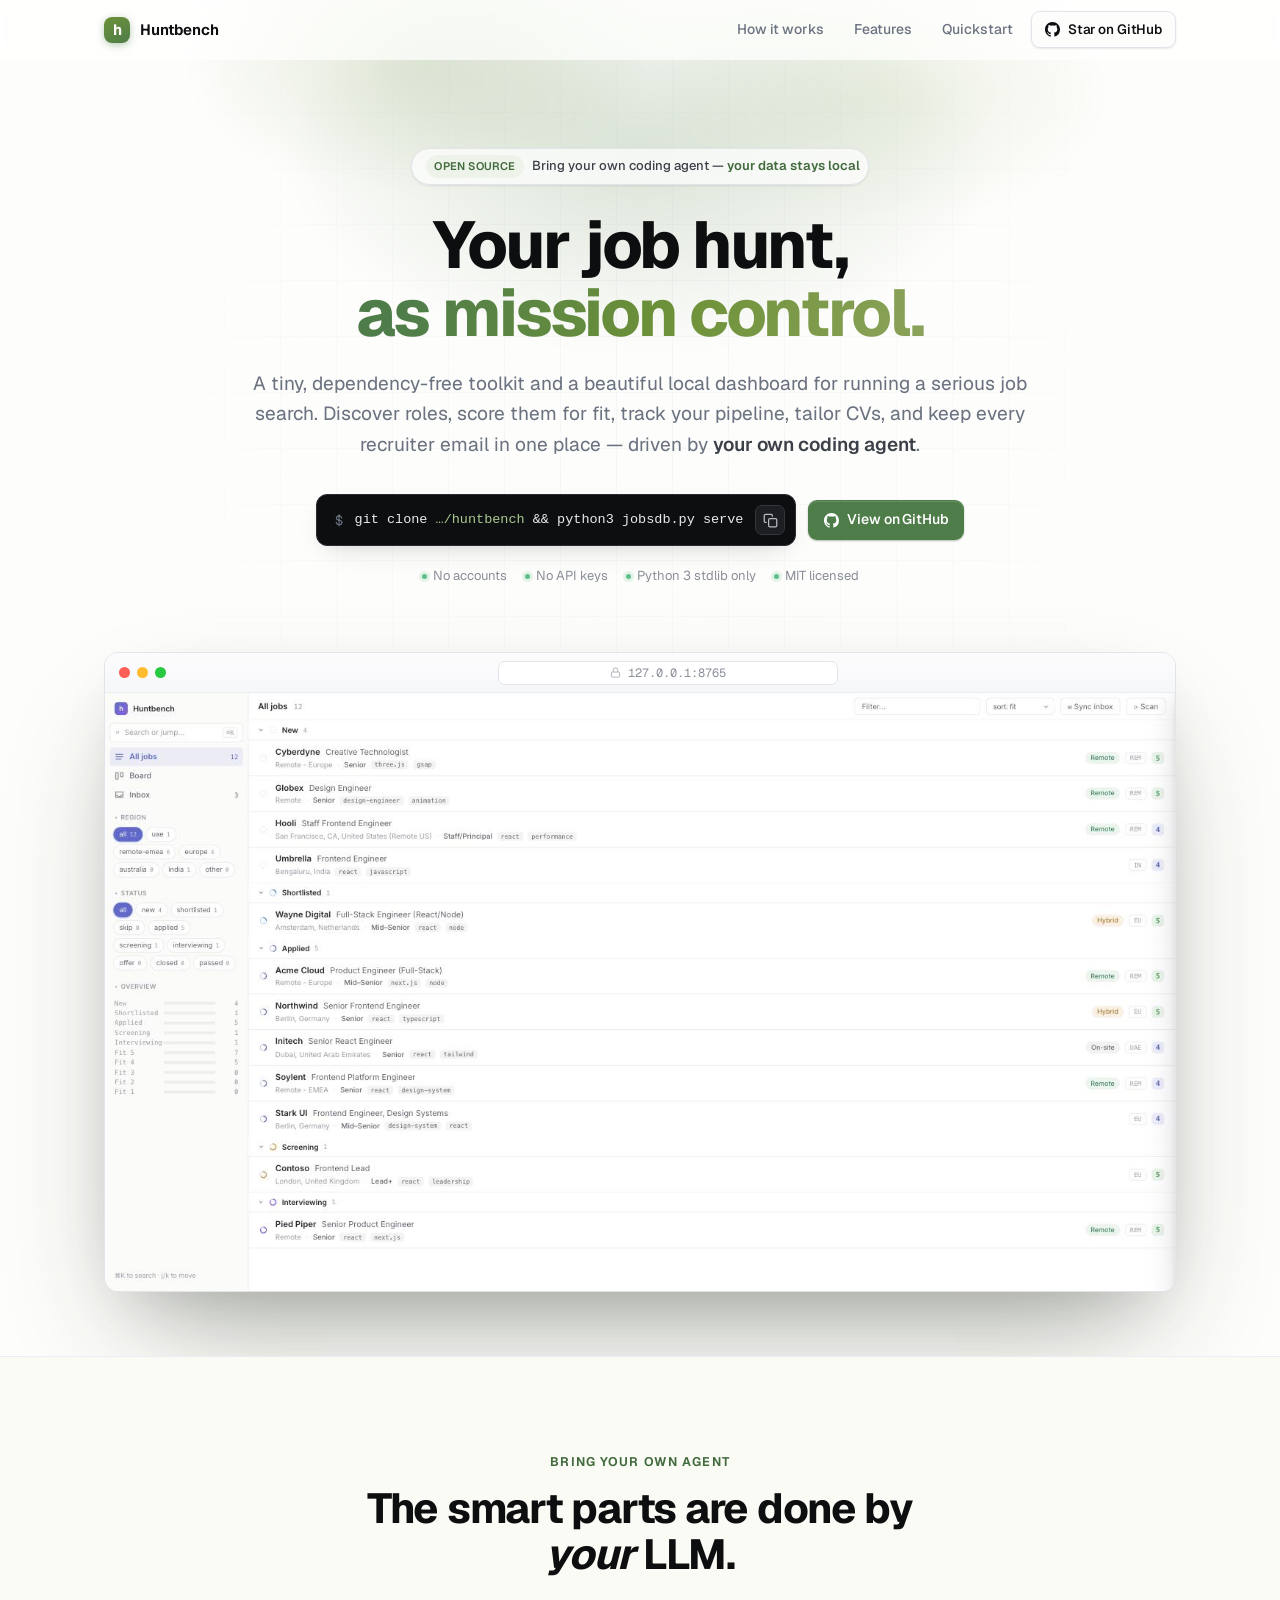
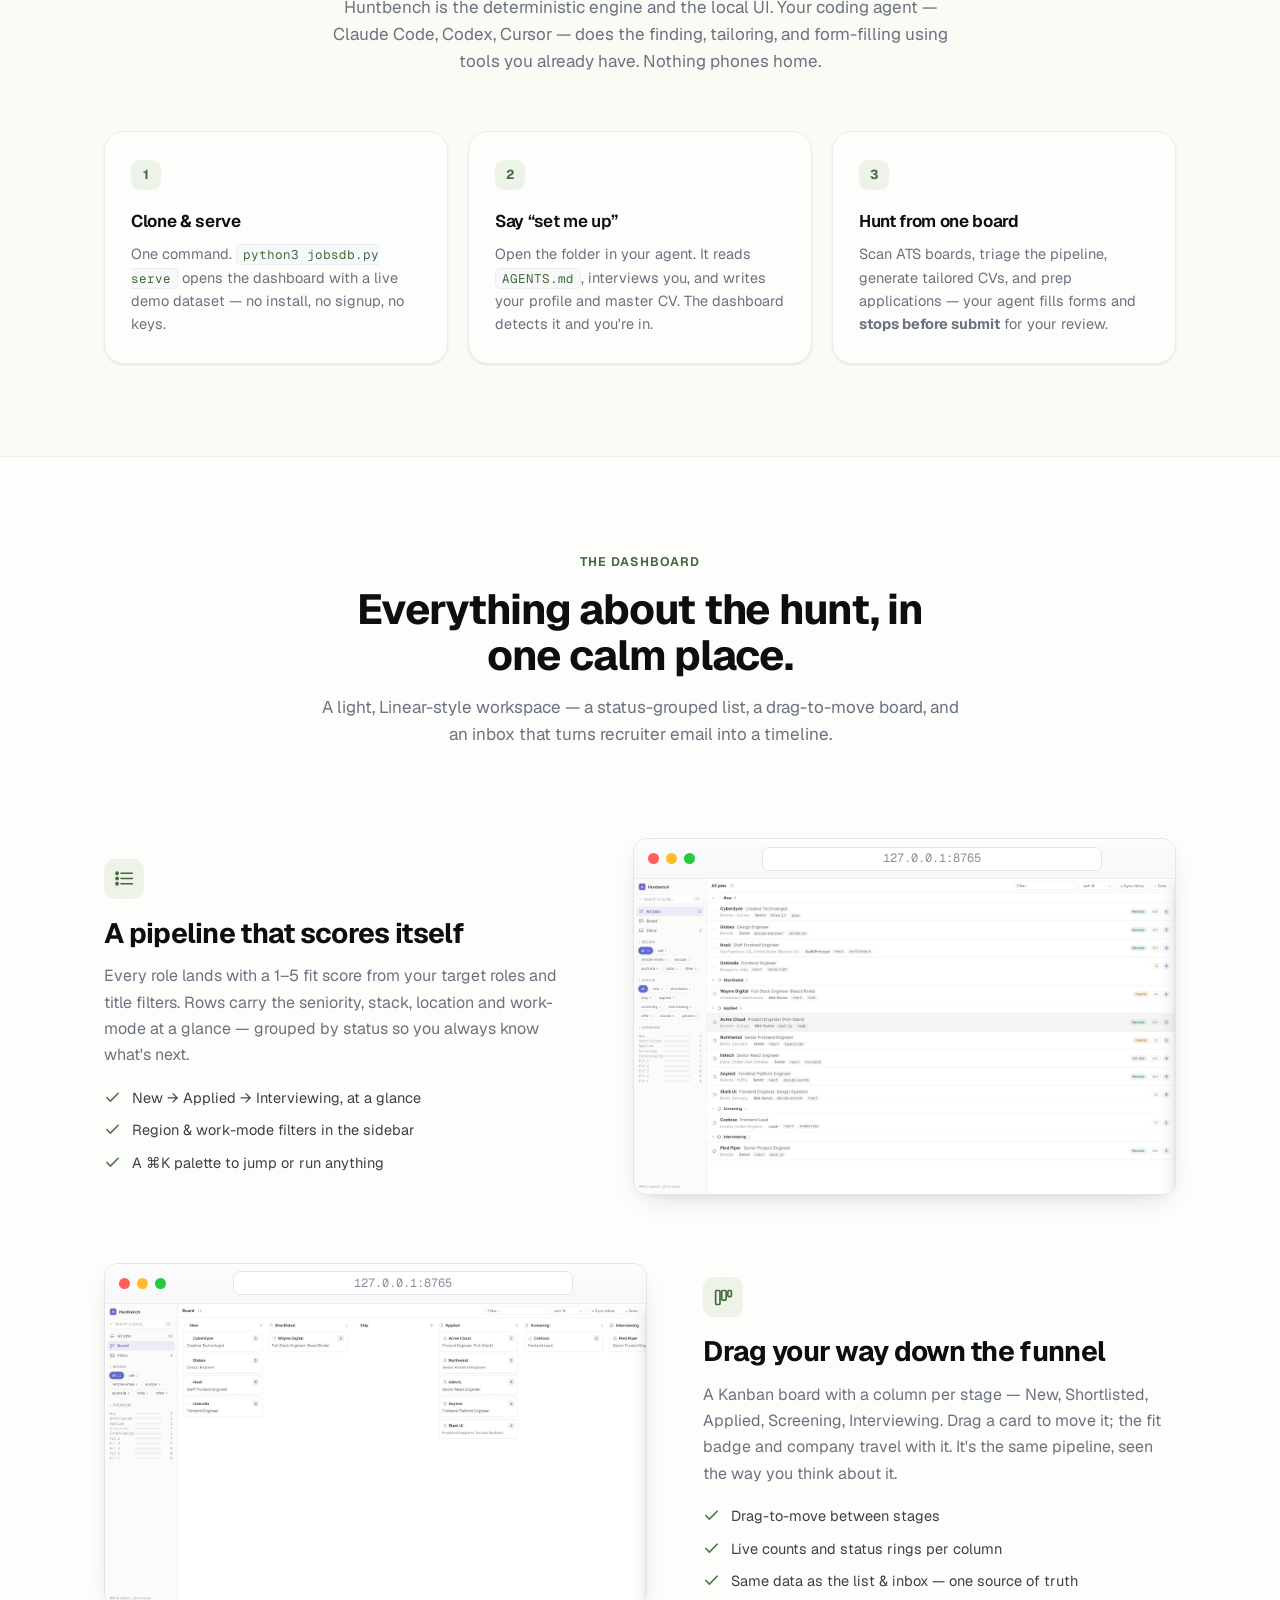
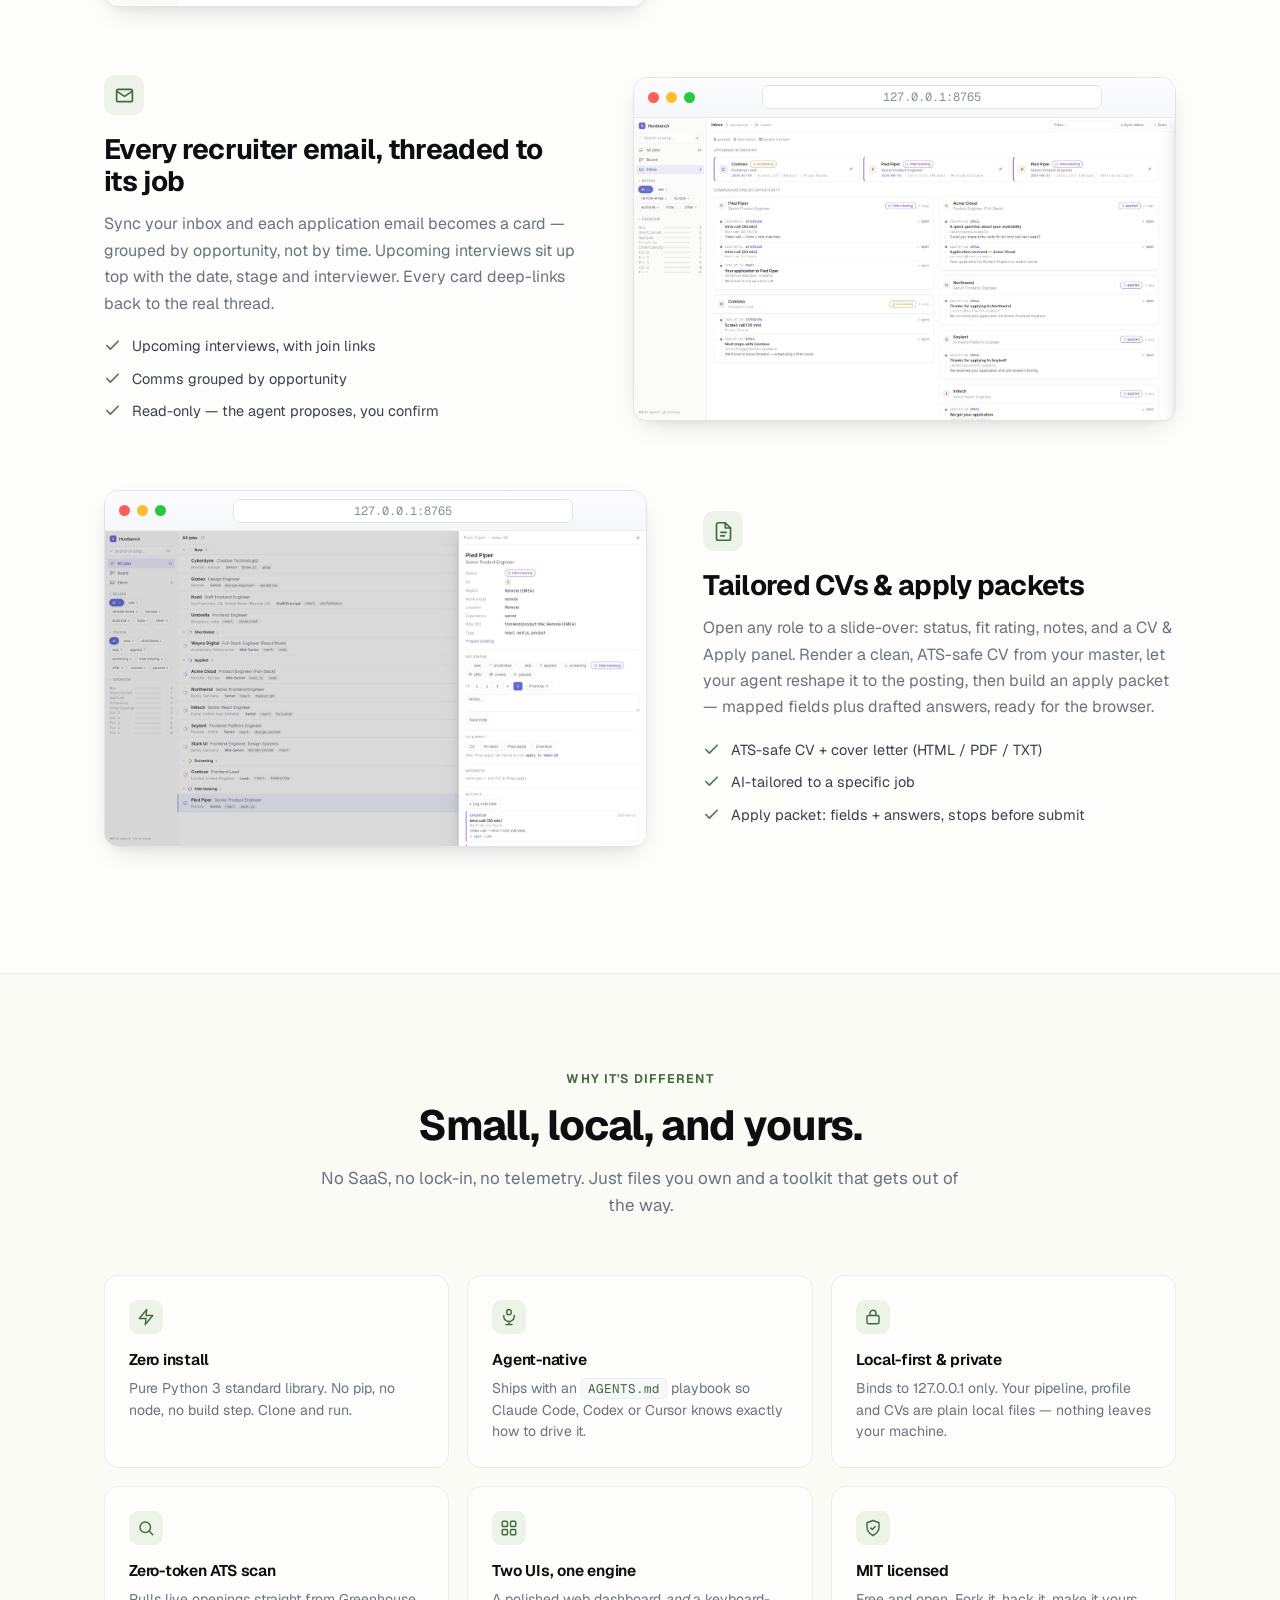
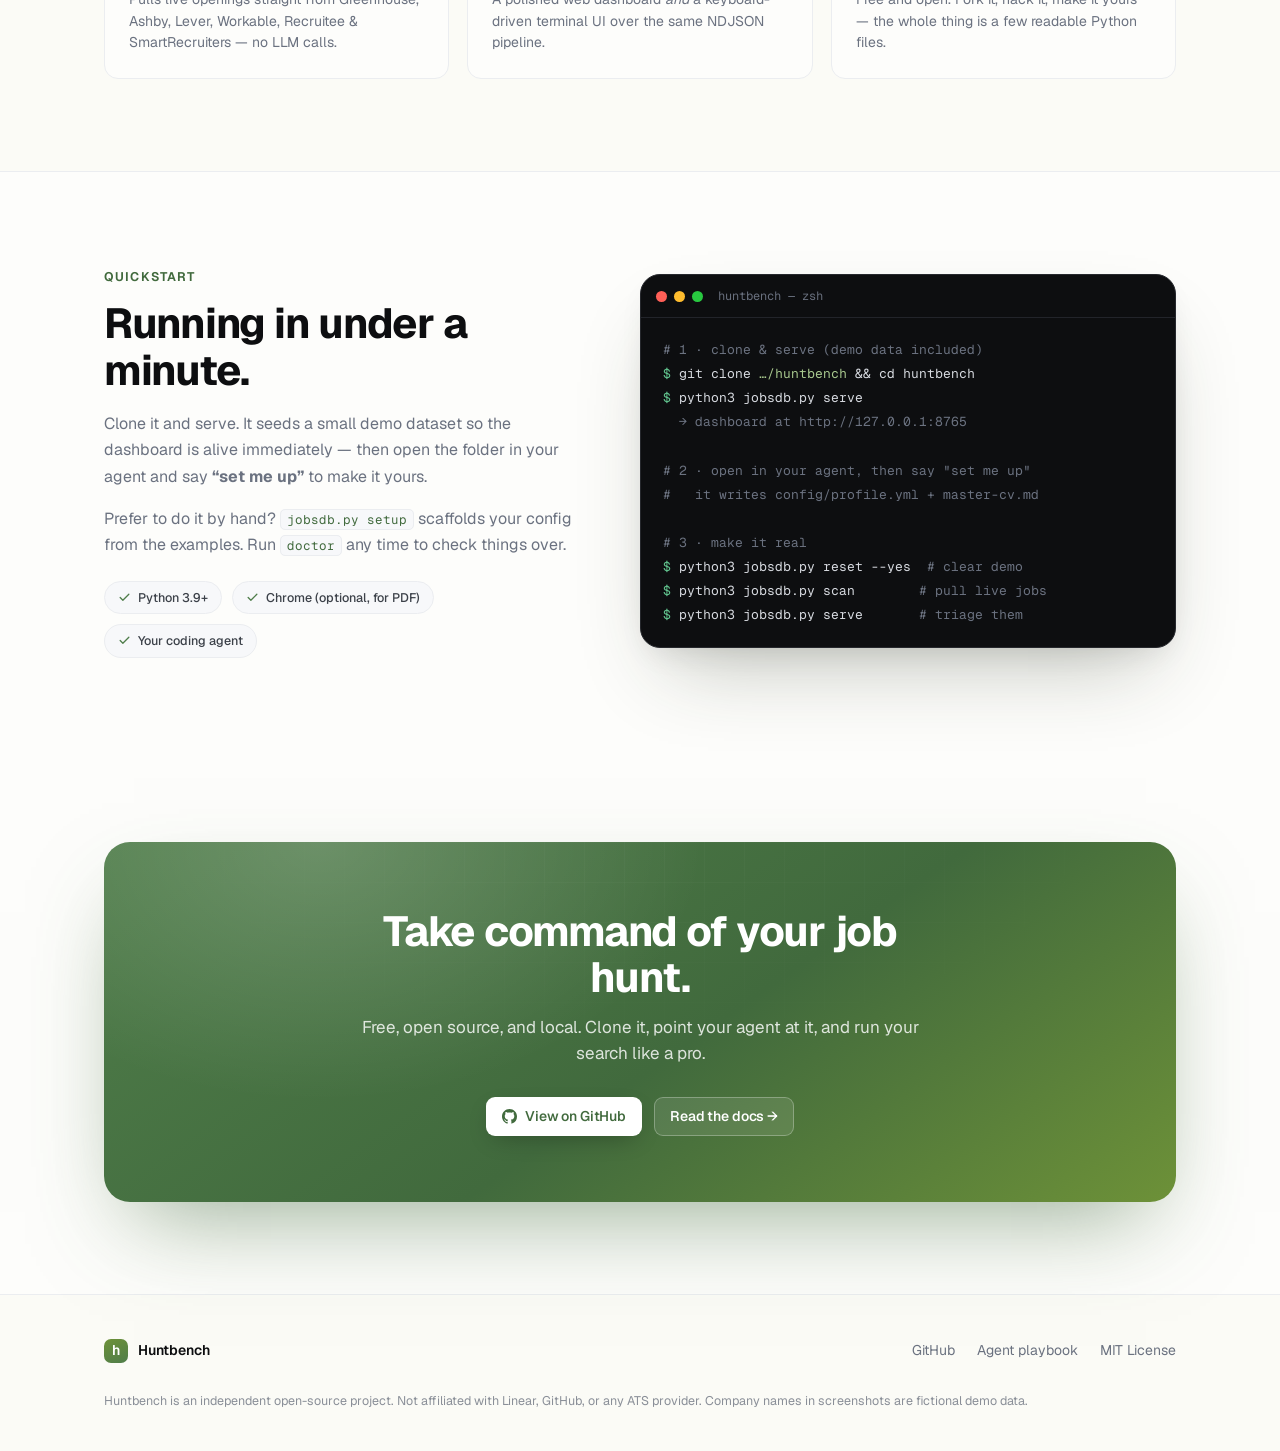
<file: docs/index.html>
<!DOCTYPE html>
<html lang="en">
<head>
<meta charset="UTF-8" />
<meta name="viewport" content="width=device-width, initial-scale=1.0" />
<title>Huntbench — Your job hunt, as mission control</title>
<meta name="description" content="A tiny, dependency-free toolkit + local dashboard for running a serious job search, driven by your own coding agent. Discover roles, score fit, track your pipeline, tailor CVs, and keep every recruiter email in one place. Your data never leaves your machine." />
<meta property="og:title" content="Huntbench — Your job hunt, as mission control" />
<meta property="og:description" content="A local, agent-native job-search command center. Zero install, zero API keys, your data stays on your machine." />
<meta property="og:type" content="website" />
<link rel="icon" href="data:image/svg+xml,%3Csvg xmlns='http://www.w3.org/2000/svg' viewBox='0 0 100 100'%3E%3Crect width='100' height='100' rx='24' fill='%234f7d4a'/%3E%3Ctext x='50' y='72' font-size='64' font-family='system-ui,sans-serif' font-weight='700' fill='white' text-anchor='middle'%3Eh%3C/text%3E%3C/svg%3E" />
<style>
  /* Self-hosted Geist (OFL) — vendored into docs/fonts, no CDN. */
  @font-face{font-family:'Geist';src:url('fonts/Geist-Variable.woff2') format('woff2');font-weight:100 900;font-style:normal;font-display:swap}
  @font-face{font-family:'Geist Mono';src:url('fonts/GeistMono-Variable.woff2') format('woff2');font-weight:100 900;font-style:normal;font-display:swap}
  :root {
    --bg: #fdfdfb;
    --bg-soft: #fbfbf6;
    --bg-panel: #f7f8fa;
    --ink: #0d0e10;
    --ink-2: #3c4149;
    --muted: #6b7280;
    --muted-2: #8a8f98;
    --line: #ebedf0;
    --line-2: #e2e4e9;
    --accent: #4f7d4a;
    --accent-ink: #416a3d;
    --accent-soft: #edf3e9;
    --radius: 14px;
    --radius-lg: 20px;
    --shadow-sm: 0 1px 2px rgba(13,14,16,.04), 0 1px 3px rgba(13,14,16,.06);
    --shadow-md: 0 10px 30px -12px rgba(13,14,16,.18), 0 4px 12px -6px rgba(13,14,16,.08);
    --shadow-lg: 0 40px 80px -28px rgba(40,50,30,.30), 0 12px 32px -12px rgba(13,14,16,.12);
    --maxw: 1120px;
    --ease: cubic-bezier(.16,.84,.44,1);
  }

  * { box-sizing: border-box; margin: 0; padding: 0; }
  html { scroll-behavior: smooth; -webkit-text-size-adjust: 100%; }
  body {
    font-family: 'Geist', system-ui, -apple-system, sans-serif;
    background: var(--bg);
    color: var(--ink);
    line-height: 1.55;
    -webkit-font-smoothing: antialiased;
    text-rendering: optimizeLegibility;
    overflow-x: hidden;
  }
  a { color: inherit; text-decoration: none; }
  img { max-width: 100%; display: block; }
  ::selection { background: rgba(79,125,74,.18); }

  .wrap { max-width: var(--maxw); margin: 0 auto; padding: 0 24px; }

  /* ---------- Nav ---------- */
  nav {
    position: fixed; top: 0; left: 0; right: 0; z-index: 100;
    height: 60px;
    display: flex; align-items: center;
    background: rgba(255,255,255,.72);
    backdrop-filter: saturate(180%) blur(16px);
    -webkit-backdrop-filter: saturate(180%) blur(16px);
    border-bottom: 1px solid transparent;
    transition: border-color .3s var(--ease), background .3s var(--ease);
  }
  nav.scrolled { border-bottom-color: var(--line); }
  nav .wrap { display: flex; align-items: center; justify-content: space-between; width: 100%; }
  .brand { display: flex; align-items: center; gap: 10px; font-weight: 650; font-size: 15px; letter-spacing: -.01em; }
  .brand .mark {
    width: 26px; height: 26px; border-radius: 8px;
    background: linear-gradient(155deg, #6d9138, #4f7d4a);
    color: #fff; display: grid; place-items: center;
    font-weight: 700; font-size: 15px;
    box-shadow: 0 2px 8px -1px rgba(79,125,74,.5);
  }
  .nav-links { display: flex; align-items: center; gap: 6px; }
  .nav-links a.link { color: var(--muted); font-size: 14px; font-weight: 500; padding: 8px 12px; border-radius: 8px; transition: color .2s, background .2s; }
  .nav-links a.link:hover { color: var(--ink); background: var(--bg-panel); }
  .btn {
    display: inline-flex; align-items: center; gap: 8px;
    font-size: 14px; font-weight: 550; letter-spacing: -.01em;
    padding: 8px 15px; border-radius: 9px; cursor: pointer;
    border: 1px solid transparent; transition: all .2s var(--ease); white-space: nowrap;
  }
  .btn svg { width: 15px; height: 15px; }
  .btn-primary { background: var(--accent); color: #fff; box-shadow: 0 1px 2px rgba(65,106,61,.4), inset 0 1px 0 rgba(255,255,255,.14); }
  .btn-primary:hover { background: var(--accent-ink); transform: translateY(-1px); box-shadow: 0 6px 16px -4px rgba(65,106,61,.5); }
  .btn-ghost { background: var(--bg); color: var(--ink); border-color: var(--line-2); box-shadow: var(--shadow-sm); }
  .btn-ghost:hover { border-color: #d3d6dd; transform: translateY(-1px); box-shadow: var(--shadow-md); }
  .btn-sm { padding: 7px 13px; font-size: 13.5px; }

  /* ---------- Hero ---------- */
  header { position: relative; padding: 148px 0 64px; text-align: center; overflow: hidden; }
  .glow {
    position: absolute; z-index: 0; pointer-events: none;
    left: 50%; top: -80px; transform: translateX(-50%);
    width: 1100px; height: 720px;
    background:
      radial-gradient(46% 40% at 50% 32%, rgba(79,125,74,.20), transparent 70%),
      radial-gradient(30% 26% at 30% 20%, rgba(120,150,80,.20), transparent 70%),
      radial-gradient(30% 26% at 72% 24%, rgba(150,175,110,.16), transparent 70%);
    filter: blur(8px);
  }
  .hero-grid {
    position: absolute; inset: 0; z-index: 0; pointer-events: none;
    background-image: linear-gradient(var(--line) 1px, transparent 1px), linear-gradient(90deg, var(--line) 1px, transparent 1px);
    background-size: 56px 56px;
    mask-image: radial-gradient(60% 55% at 50% 30%, #000 0%, transparent 78%);
    -webkit-mask-image: radial-gradient(60% 55% at 50% 30%, #000 0%, transparent 78%);
    opacity: .5;
  }
  header .wrap { position: relative; z-index: 1; }

  .pill {
    display: inline-flex; align-items: center; gap: 8px;
    font-size: 13px; font-weight: 500; color: var(--ink-2);
    background: rgba(255,255,255,.7); border: 1px solid var(--line-2);
    padding: 6px 8px 6px 14px; border-radius: 100px; margin-bottom: 26px;
    box-shadow: var(--shadow-sm); backdrop-filter: blur(6px);
  }
  .pill b { color: var(--accent-ink); font-weight: 600; }
  .pill .tag { background: var(--accent-soft); color: var(--accent-ink); font-weight: 600; font-size: 11px; letter-spacing: .02em; padding: 3px 8px; border-radius: 100px; }

  h1 {
    font-size: clamp(38px, 6.2vw, 66px);
    line-height: 1.03; letter-spacing: -.035em; font-weight: 750;
    color: var(--ink); margin: 0 auto 22px; max-width: 15ch;
  }
  h1 .grad {
    background: linear-gradient(110deg, #4f7d4a 10%, #6d9138 55%, #8ca35b 100%);
    -webkit-background-clip: text; background-clip: text; -webkit-text-fill-color: transparent;
  }
  .sub {
    font-size: clamp(16px, 2vw, 19px); color: var(--muted);
    max-width: 60ch; margin: 0 auto 34px; line-height: 1.6; font-weight: 420;
  }
  .sub b { color: var(--ink-2); font-weight: 600; }

  .cta-row { display: flex; align-items: center; justify-content: center; gap: 12px; flex-wrap: wrap; }
  .clone {
    display: inline-flex; align-items: center; gap: 12px;
    background: #0d0e10; color: #e9eaee; border-radius: 11px;
    padding: 10px 10px 10px 18px; font-family: 'Geist Mono', monospace; font-size: 13.5px;
    box-shadow: var(--shadow-md); border: 1px solid #2a2c31;
  }
  .clone .dollar { color: #6b7280; }
  .clone code { color: #e9eaee; }
  .clone .accent { color: #a9c98f; }
  .copy-btn {
    display: inline-grid; place-items: center; width: 30px; height: 30px;
    border-radius: 7px; background: #1c1e22; border: 1px solid #34363c; cursor: pointer;
    color: #b6bac2; transition: all .18s;
  }
  .copy-btn:hover { background: #2a2c31; color: #fff; }
  .copy-btn svg { width: 15px; height: 15px; }
  .copy-btn.copied { color: #7ee0a8; border-color: #2e6b47; }

  .hero-note { margin-top: 20px; font-size: 13px; color: var(--muted-2); display: flex; gap: 18px; justify-content: center; flex-wrap: wrap; }
  .hero-note span { display: inline-flex; align-items: center; gap: 6px; }
  .hero-note .dot { width: 5px; height: 5px; border-radius: 50%; background: #5fbf8b; box-shadow: 0 0 0 3px rgba(95,191,139,.16); }

  /* ---------- Browser frame ---------- */
  .shot-wrap { position: relative; margin-top: 60px; }
  .shot-wrap.hero-shot { margin-top: 66px; }
  .browser {
    border-radius: 14px; overflow: hidden; background: #fff;
    border: 1px solid var(--line-2); box-shadow: var(--shadow-lg);
  }
  .browser .bar {
    display: flex; align-items: center; gap: 8px; height: 40px; padding: 0 14px;
    background: linear-gradient(#fcfcfd, #f6f7f9); border-bottom: 1px solid var(--line);
  }
  .browser .dots { display: flex; gap: 7px; }
  .browser .dots i { width: 11px; height: 11px; border-radius: 50%; display: block; }
  .browser .dots i:nth-child(1){ background:#ff5f57; }
  .browser .dots i:nth-child(2){ background:#febc2e; }
  .browser .dots i:nth-child(3){ background:#28c840; }
  .browser .url {
    flex: 1; max-width: 340px; margin: 0 auto; height: 24px;
    background: #fff; border: 1px solid var(--line-2); border-radius: 7px;
    display: flex; align-items: center; justify-content: center; gap: 7px;
    font-size: 12px; color: var(--muted-2); font-family: 'Geist Mono', monospace;
  }
  .browser .url svg { width: 11px; height: 11px; opacity: .7; }
  .browser .body { background: #fff; }
  .browser .body img { width: 100%; height: auto; display: block; }
  .hero-shot .browser { box-shadow: 0 60px 120px -40px rgba(40,50,30,.42), 0 24px 60px -24px rgba(13,14,16,.16); }

  /* ---------- Sections ---------- */
  section { position: relative; padding: 92px 0; }
  .eyebrow {
    display: inline-block; font-size: 12.5px; font-weight: 650; letter-spacing: .09em;
    text-transform: uppercase; color: var(--accent-ink); margin-bottom: 14px;
  }
  h2 { font-size: clamp(28px, 4vw, 42px); line-height: 1.1; letter-spacing: -.03em; font-weight: 720; max-width: 20ch; }
  .section-head { text-align: center; max-width: 640px; margin: 0 auto 56px; }
  .section-head h2 { margin: 0 auto 16px; }
  .section-head p { color: var(--muted); font-size: 17px; line-height: 1.6; }

  .soft-bg { background: var(--bg-soft); border-top: 1px solid var(--line); border-bottom: 1px solid var(--line); }

  /* ---------- How it works ---------- */
  .steps { display: grid; grid-template-columns: repeat(3, 1fr); gap: 20px; }
  .step {
    background: var(--bg); border: 1px solid var(--line); border-radius: var(--radius-lg);
    padding: 28px 26px; box-shadow: var(--shadow-sm); position: relative; overflow: hidden;
    transition: transform .3s var(--ease), box-shadow .3s var(--ease), border-color .3s;
  }
  .step:hover { transform: translateY(-3px); box-shadow: var(--shadow-md); border-color: var(--line-2); }
  .step .num {
    width: 30px; height: 30px; border-radius: 9px; display: grid; place-items: center;
    font-size: 13px; font-weight: 700; color: var(--accent-ink);
    background: var(--accent-soft); margin-bottom: 18px;
  }
  .step h3 { font-size: 17px; font-weight: 640; letter-spacing: -.02em; margin-bottom: 8px; }
  .step p { color: var(--muted); font-size: 14.5px; line-height: 1.6; }
  .step code, .inline-code {
    font-family: 'Geist Mono', monospace; font-size: 12.5px;
    background: var(--bg-panel); border: 1px solid var(--line); color: var(--accent-ink);
    padding: 1px 6px; border-radius: 5px;
  }
  .say { color: var(--ink); font-weight: 600; }

  /* ---------- Feature showcase (alternating) ---------- */
  .feature {
    display: grid; grid-template-columns: 1fr 1.15fr; gap: 56px; align-items: center;
    padding: 34px 0;
  }
  .feature.rev { grid-template-columns: 1.15fr 1fr; }
  .feature.rev .f-copy { order: 2; }
  .feature.rev .f-media { order: 1; }
  .f-icon {
    width: 40px; height: 40px; border-radius: 11px; display: grid; place-items: center;
    background: var(--accent-soft); color: var(--accent-ink); margin-bottom: 18px;
  }
  .f-icon svg { width: 21px; height: 21px; }
  .f-copy h3 { font-size: clamp(22px, 2.6vw, 28px); letter-spacing: -.025em; font-weight: 700; line-height: 1.15; margin-bottom: 14px; }
  .f-copy p { color: var(--muted); font-size: 16px; line-height: 1.65; margin-bottom: 18px; }
  .f-list { list-style: none; display: flex; flex-direction: column; gap: 10px; }
  .f-list li { display: flex; gap: 11px; align-items: flex-start; font-size: 14.5px; color: var(--ink-2); }
  .f-list li svg { width: 17px; height: 17px; color: var(--accent); flex-shrink: 0; margin-top: 2px; }
  .f-media .browser { box-shadow: var(--shadow-md); }
  .f-media .browser:hover { box-shadow: var(--shadow-lg); }
  .f-media .browser { transition: box-shadow .4s var(--ease), transform .4s var(--ease); }

  /* ---------- Feature grid ---------- */
  .grid { display: grid; grid-template-columns: repeat(3, 1fr); gap: 18px; }
  .card {
    background: var(--bg); border: 1px solid var(--line); border-radius: var(--radius);
    padding: 24px; transition: transform .3s var(--ease), box-shadow .3s var(--ease), border-color .3s;
  }
  .card:hover { transform: translateY(-3px); box-shadow: var(--shadow-md); border-color: var(--line-2); }
  .card .ci { width: 34px; height: 34px; border-radius: 9px; display: grid; place-items: center; background: var(--accent-soft); color: var(--accent-ink); margin-bottom: 14px; }
  .card .ci svg { width: 18px; height: 18px; }
  .card h4 { font-size: 15.5px; font-weight: 640; letter-spacing: -.015em; margin-bottom: 6px; }
  .card p { color: var(--muted); font-size: 14px; line-height: 1.55; }

  /* ---------- Quickstart ---------- */
  .qs { display: grid; grid-template-columns: 1fr 1.1fr; gap: 48px; align-items: center; }
  .terminal {
    background: #0d0e10; border-radius: var(--radius-lg); overflow: hidden;
    border: 1px solid #26282d; box-shadow: var(--shadow-lg);
  }
  .terminal .tbar { display: flex; align-items: center; gap: 7px; padding: 12px 15px; border-bottom: 1px solid #22242a; }
  .terminal .tbar i { width: 11px; height: 11px; border-radius: 50%; }
  .terminal .tbar i:nth-child(1){ background:#ff5f57; } .terminal .tbar i:nth-child(2){ background:#febc2e; } .terminal .tbar i:nth-child(3){ background:#28c840; }
  .terminal .tbar span { margin-left: 8px; font-size: 12px; color: #6b7280; font-family: 'Geist Mono', monospace; }
  .terminal pre { padding: 20px 22px; overflow-x: auto; font-family: 'Geist Mono', monospace; font-size: 13px; line-height: 1.85; color: #d7dae0; }
  .terminal .c { color: #6b7280; }
  .terminal .p { color: #5fbf8b; }
  .terminal .a { color: #a9c98f; }
  .qs-copy h2 { margin-bottom: 18px; }
  .qs-copy p { color: var(--muted); font-size: 16px; line-height: 1.65; margin-bottom: 16px; }
  .qs-req { display: flex; gap: 10px; flex-wrap: wrap; margin-top: 22px; }
  .qs-req .chip {
    font-size: 12.5px; font-weight: 500; color: var(--ink-2);
    background: var(--bg-panel); border: 1px solid var(--line); border-radius: 100px; padding: 6px 13px;
    display: inline-flex; align-items: center; gap: 7px;
  }
  .qs-req .chip svg { width: 13px; height: 13px; color: var(--accent); }

  /* ---------- CTA band ---------- */
  .cta-band { text-align: center; }
  .cta-card {
    position: relative; overflow: hidden;
    background: linear-gradient(145deg, #4f7d4a, #416a3d 55%, #6d9138);
    border-radius: 26px; padding: 66px 32px;
    box-shadow: 0 40px 90px -30px rgba(65,106,61,.55);
  }
  .cta-card::before {
    content: ""; position: absolute; inset: 0;
    background: radial-gradient(60% 120% at 20% 0%, rgba(255,255,255,.18), transparent 60%);
  }
  .cta-card::after {
    content: ""; position: absolute; inset: 0; opacity: .5;
    background-image: linear-gradient(rgba(255,255,255,.06) 1px, transparent 1px), linear-gradient(90deg, rgba(255,255,255,.06) 1px, transparent 1px);
    background-size: 40px 40px;
    mask-image: radial-gradient(70% 90% at 50% 0%, #000, transparent 75%);
    -webkit-mask-image: radial-gradient(70% 90% at 50% 0%, #000, transparent 75%);
  }
  .cta-card > * { position: relative; z-index: 1; }
  .cta-card h2 { color: #fff; margin: 0 auto 14px; max-width: 18ch; }
  .cta-card p { color: rgba(255,255,255,.82); font-size: 17px; max-width: 52ch; margin: 0 auto 30px; }
  .cta-card .btn-white { background: #fff; color: var(--accent-ink); box-shadow: 0 8px 24px -8px rgba(0,0,0,.3); }
  .cta-card .btn-white:hover { transform: translateY(-2px); box-shadow: 0 14px 34px -10px rgba(0,0,0,.36); }
  .cta-card .btn-outline { background: rgba(255,255,255,.1); color: #fff; border-color: rgba(255,255,255,.28); }
  .cta-card .btn-outline:hover { background: rgba(255,255,255,.18); transform: translateY(-2px); }

  /* ---------- Footer ---------- */
  footer { border-top: 1px solid var(--line); padding: 44px 0 40px; background: var(--bg-soft); }
  footer .wrap { display: flex; align-items: center; justify-content: space-between; gap: 20px; flex-wrap: wrap; }
  footer .fbrand { display: flex; align-items: center; gap: 10px; font-weight: 600; font-size: 14px; }
  footer .flinks { display: flex; gap: 22px; font-size: 14px; }
  footer .flinks a { color: var(--muted); transition: color .2s; }
  footer .flinks a:hover { color: var(--ink); }
  footer .fnote { width: 100%; font-size: 12.5px; color: var(--muted-2); padding-top: 8px; }

  /* ---------- reveal ---------- */
  .reveal { opacity: 0; transform: translateY(22px); transition: opacity .7s var(--ease), transform .7s var(--ease); }
  .reveal.in { opacity: 1; transform: none; }
  .reveal.d1 { transition-delay: .08s; } .reveal.d2 { transition-delay: .16s; } .reveal.d3 { transition-delay: .24s; }
  @media (prefers-reduced-motion: reduce) { .reveal { opacity: 1; transform: none; transition: none; } html { scroll-behavior: auto; } }

  /* ---------- responsive ---------- */
  @media (max-width: 900px) {
    .steps, .grid { grid-template-columns: 1fr; }
    .feature, .feature.rev, .qs { grid-template-columns: 1fr; gap: 30px; }
    .feature.rev .f-copy, .feature.rev .f-media { order: 0; }
    .f-media { order: 2 !important; }
    header { padding: 120px 0 40px; }
    section { padding: 68px 0; }
    .nav-links .link { display: none; }
  }
  @media (max-width: 560px) {
    .clone { font-size: 12px; padding: 9px 9px 9px 14px; }
    .hero-note { gap: 12px; }
    .cta-card { padding: 48px 22px; }
  }
</style>
</head>
<body>

<!-- NAV -->
<nav id="nav">
  <div class="wrap">
    <a class="brand" href="#top">
      <span class="mark">h</span> Huntbench
    </a>
    <div class="nav-links">
      <a class="link" href="#how">How it works</a>
      <a class="link" href="#features">Features</a>
      <a class="link" href="#start">Quickstart</a>
      <a class="btn btn-ghost btn-sm" href="https://github.com/rachitkhurana/huntbench" target="_blank" rel="noopener">
        <svg viewBox="0 0 16 16" fill="currentColor"><path d="M8 0C3.58 0 0 3.58 0 8c0 3.54 2.29 6.53 5.47 7.59.4.07.55-.17.55-.38 0-.19-.01-.82-.01-1.49-2.01.37-2.53-.49-2.69-.94-.09-.23-.48-.94-.82-1.13-.28-.15-.68-.52-.01-.53.63-.01 1.08.58 1.23.82.72 1.21 1.87.87 2.33.66.07-.52.28-.87.51-1.07-1.78-.2-3.64-.89-3.64-3.95 0-.87.31-1.59.82-2.15-.08-.2-.36-1.02.08-2.12 0 0 .67-.21 2.2.82.64-.18 1.32-.27 2-.27.68 0 1.36.09 2 .27 1.53-1.04 2.2-.82 2.2-.82.44 1.1.16 1.92.08 2.12.51.56.82 1.27.82 2.15 0 3.07-1.87 3.75-3.65 3.95.29.25.54.73.54 1.48 0 1.07-.01 1.93-.01 2.2 0 .21.15.46.55.38A8.01 8.01 0 0016 8c0-4.42-3.58-8-8-8z"/></svg>
        Star on GitHub
      </a>
    </div>
  </div>
</nav>

<!-- HERO -->
<header id="top">
  <div class="hero-grid"></div>
  <div class="glow"></div>
  <div class="wrap">
    <div class="pill reveal">
      <span class="tag">OPEN SOURCE</span>
      <span>Bring your own coding agent — <b>your data stays local</b></span>
    </div>
    <h1 class="reveal d1">Your job hunt,<br><span class="grad">as mission control.</span></h1>
    <p class="sub reveal d2">
      A tiny, dependency-free toolkit and a beautiful local dashboard for running a serious job search.
      Discover roles, score them for fit, track your pipeline, tailor CVs, and keep every recruiter
      email in one place — driven by <b>your own coding agent</b>.
    </p>
    <div class="cta-row reveal d3">
      <div class="clone">
        <span class="dollar">$</span>
        <code>git clone <span class="accent">…/huntbench</span> && python3 jobsdb.py serve</code>
        <button class="copy-btn" id="copyBtn" aria-label="Copy clone command" title="Copy">
          <svg viewBox="0 0 24 24" fill="none" stroke="currentColor" stroke-width="2" stroke-linecap="round" stroke-linejoin="round"><rect x="9" y="9" width="13" height="13" rx="2"/><path d="M5 15H4a2 2 0 0 1-2-2V4a2 2 0 0 1 2-2h9a2 2 0 0 1 2 2v1"/></svg>
        </button>
      </div>
      <a class="btn btn-primary" href="https://github.com/rachitkhurana/huntbench" target="_blank" rel="noopener">
        <svg viewBox="0 0 16 16" fill="currentColor"><path d="M8 0C3.58 0 0 3.58 0 8c0 3.54 2.29 6.53 5.47 7.59.4.07.55-.17.55-.38 0-.19-.01-.82-.01-1.49-2.01.37-2.53-.49-2.69-.94-.09-.23-.48-.94-.82-1.13-.28-.15-.68-.52-.01-.53.63-.01 1.08.58 1.23.82.72 1.21 1.87.87 2.33.66.07-.52.28-.87.51-1.07-1.78-.2-3.64-.89-3.64-3.95 0-.87.31-1.59.82-2.15-.08-.2-.36-1.02.08-2.12 0 0 .67-.21 2.2.82.64-.18 1.32-.27 2-.27.68 0 1.36.09 2 .27 1.53-1.04 2.2-.82 2.2-.82.44 1.1.16 1.92.08 2.12.51.56.82 1.27.82 2.15 0 3.07-1.87 3.75-3.65 3.95.29.25.54.73.54 1.48 0 1.07-.01 1.93-.01 2.2 0 .21.15.46.55.38A8.01 8.01 0 0016 8c0-4.42-3.58-8-8-8z"/></svg>
        View on GitHub
      </a>
    </div>
    <div class="hero-note reveal d3">
      <span><span class="dot"></span> No accounts</span>
      <span><span class="dot"></span> No API keys</span>
      <span><span class="dot"></span> Python 3 stdlib only</span>
      <span><span class="dot"></span> MIT licensed</span>
    </div>

    <div class="shot-wrap hero-shot reveal d3">
      <div class="browser">
        <div class="bar">
          <div class="dots"><i></i><i></i><i></i></div>
          <div class="url">
            <svg viewBox="0 0 24 24" fill="none" stroke="currentColor" stroke-width="2"><rect x="3" y="11" width="18" height="11" rx="2"/><path d="M7 11V7a5 5 0 0 1 10 0v4"/></svg>
            127.0.0.1:8765
          </div>
        </div>
        <div class="body"><img src="assets/shot-list.jpg" alt="Huntbench dashboard — status-grouped job list with fit scores" loading="eager" /></div>
      </div>
    </div>
  </div>
</header>

<!-- HOW IT WORKS -->
<section id="how" class="soft-bg">
  <div class="wrap">
    <div class="section-head reveal">
      <span class="eyebrow">Bring your own agent</span>
      <h2>The smart parts are done by <em>your</em> LLM.</h2>
      <p>Huntbench is the deterministic engine and the local UI. Your coding agent — Claude Code, Codex, Cursor — does the finding, tailoring, and form-filling using tools you already have. Nothing phones home.</p>
    </div>
    <div class="steps">
      <div class="step reveal">
        <div class="num">1</div>
        <h3>Clone &amp; serve</h3>
        <p>One command. <code>python3 jobsdb.py serve</code> opens the dashboard with a live demo dataset — no install, no signup, no keys.</p>
      </div>
      <div class="step reveal d1">
        <div class="num">2</div>
        <h3>Say <span class="say">“set me up”</span></h3>
        <p>Open the folder in your agent. It reads <code>AGENTS.md</code>, interviews you, and writes your profile and master CV. The dashboard detects it and you're in.</p>
      </div>
      <div class="step reveal d2">
        <div class="num">3</div>
        <h3>Hunt from one board</h3>
        <p>Scan ATS boards, triage the pipeline, generate tailored CVs, and prep applications — your agent fills forms and <b>stops before submit</b> for your review.</p>
      </div>
    </div>
  </div>
</section>

<!-- FEATURE SHOWCASE -->
<section id="features">
  <div class="wrap">
    <div class="section-head reveal">
      <span class="eyebrow">The dashboard</span>
      <h2>Everything about the hunt, in one calm place.</h2>
      <p>A light, Linear-style workspace — a status-grouped list, a drag-to-move board, and an inbox that turns recruiter email into a timeline.</p>
    </div>

    <!-- feature 1 -->
    <div class="feature reveal">
      <div class="f-copy">
        <div class="f-icon">
          <svg viewBox="0 0 24 24" fill="none" stroke="currentColor" stroke-width="1.9" stroke-linecap="round" stroke-linejoin="round"><line x1="8" y1="6" x2="21" y2="6"/><line x1="8" y1="12" x2="21" y2="12"/><line x1="8" y1="18" x2="21" y2="18"/><circle cx="3.5" cy="6" r="1.2" fill="currentColor"/><circle cx="3.5" cy="12" r="1.2" fill="currentColor"/><circle cx="3.5" cy="18" r="1.2" fill="currentColor"/></svg>
        </div>
        <h3>A pipeline that scores itself</h3>
        <p>Every role lands with a 1–5 fit score from your target roles and title filters. Rows carry the seniority, stack, location and work-mode at a glance — grouped by status so you always know what's next.</p>
        <ul class="f-list">
          <li><svg viewBox="0 0 24 24" fill="none" stroke="currentColor" stroke-width="2.4" stroke-linecap="round" stroke-linejoin="round"><polyline points="20 6 9 17 4 12"/></svg> New → Applied → Interviewing, at a glance</li>
          <li><svg viewBox="0 0 24 24" fill="none" stroke="currentColor" stroke-width="2.4" stroke-linecap="round" stroke-linejoin="round"><polyline points="20 6 9 17 4 12"/></svg> Region &amp; work-mode filters in the sidebar</li>
          <li><svg viewBox="0 0 24 24" fill="none" stroke="currentColor" stroke-width="2.4" stroke-linecap="round" stroke-linejoin="round"><polyline points="20 6 9 17 4 12"/></svg> A ⌘K palette to jump or run anything</li>
        </ul>
      </div>
      <div class="f-media">
        <div class="browser"><div class="bar"><div class="dots"><i></i><i></i><i></i></div><div class="url">127.0.0.1:8765</div></div><div class="body"><img src="assets/shot-list-rows.jpg" alt="Status-grouped job pipeline with 1–5 fit scores" loading="lazy" /></div></div>
      </div>
    </div>

    <!-- feature 2 -->
    <div class="feature rev reveal">
      <div class="f-copy">
        <div class="f-icon">
          <svg viewBox="0 0 24 24" fill="none" stroke="currentColor" stroke-width="1.9" stroke-linecap="round" stroke-linejoin="round"><rect x="3" y="4" width="5" height="16" rx="1.2"/><rect x="10" y="4" width="5" height="11" rx="1.2"/><rect x="17" y="4" width="4" height="7" rx="1.2"/></svg>
        </div>
        <h3>Drag your way down the funnel</h3>
        <p>A Kanban board with a column per stage — New, Shortlisted, Applied, Screening, Interviewing. Drag a card to move it; the fit badge and company travel with it. It's the same pipeline, seen the way you think about it.</p>
        <ul class="f-list">
          <li><svg viewBox="0 0 24 24" fill="none" stroke="currentColor" stroke-width="2.4" stroke-linecap="round" stroke-linejoin="round"><polyline points="20 6 9 17 4 12"/></svg> Drag-to-move between stages</li>
          <li><svg viewBox="0 0 24 24" fill="none" stroke="currentColor" stroke-width="2.4" stroke-linecap="round" stroke-linejoin="round"><polyline points="20 6 9 17 4 12"/></svg> Live counts and status rings per column</li>
          <li><svg viewBox="0 0 24 24" fill="none" stroke="currentColor" stroke-width="2.4" stroke-linecap="round" stroke-linejoin="round"><polyline points="20 6 9 17 4 12"/></svg> Same data as the list &amp; inbox — one source of truth</li>
        </ul>
      </div>
      <div class="f-media">
        <div class="browser"><div class="bar"><div class="dots"><i></i><i></i><i></i></div><div class="url">127.0.0.1:8765</div></div><div class="body"><img src="assets/shot-board.jpg" alt="Kanban board with pipeline columns" loading="lazy" /></div></div>
      </div>
    </div>

    <!-- feature 3 -->
    <div class="feature reveal">
      <div class="f-copy">
        <div class="f-icon">
          <svg viewBox="0 0 24 24" fill="none" stroke="currentColor" stroke-width="1.9" stroke-linecap="round" stroke-linejoin="round"><rect x="3" y="5" width="18" height="14" rx="2"/><path d="m3 7 9 6 9-6"/></svg>
        </div>
        <h3>Every recruiter email, threaded to its job</h3>
        <p>Sync your inbox and each application email becomes a card — grouped by opportunity, not by time. Upcoming interviews sit up top with the date, stage and interviewer. Every card deep-links back to the real thread.</p>
        <ul class="f-list">
          <li><svg viewBox="0 0 24 24" fill="none" stroke="currentColor" stroke-width="2.4" stroke-linecap="round" stroke-linejoin="round"><polyline points="20 6 9 17 4 12"/></svg> Upcoming interviews, with join links</li>
          <li><svg viewBox="0 0 24 24" fill="none" stroke="currentColor" stroke-width="2.4" stroke-linecap="round" stroke-linejoin="round"><polyline points="20 6 9 17 4 12"/></svg> Comms grouped by opportunity</li>
          <li><svg viewBox="0 0 24 24" fill="none" stroke="currentColor" stroke-width="2.4" stroke-linecap="round" stroke-linejoin="round"><polyline points="20 6 9 17 4 12"/></svg> Read-only — the agent proposes, you confirm</li>
        </ul>
      </div>
      <div class="f-media">
        <div class="browser"><div class="bar"><div class="dots"><i></i><i></i><i></i></div><div class="url">127.0.0.1:8765</div></div><div class="body"><img src="assets/shot-inbox.jpg" alt="Inbox — recruiter emails grouped by opportunity" loading="lazy" /></div></div>
      </div>
    </div>

    <!-- feature 4 -->
    <div class="feature rev reveal">
      <div class="f-copy">
        <div class="f-icon">
          <svg viewBox="0 0 24 24" fill="none" stroke="currentColor" stroke-width="1.9" stroke-linecap="round" stroke-linejoin="round"><path d="M14 2H6a2 2 0 0 0-2 2v16a2 2 0 0 0 2 2h12a2 2 0 0 0 2-2V8z"/><path d="M14 2v6h6"/><path d="M9 13h6M9 17h4"/></svg>
        </div>
        <h3>Tailored CVs &amp; apply packets</h3>
        <p>Open any role to a slide-over: status, fit rating, notes, and a CV &amp; Apply panel. Render a clean, ATS-safe CV from your master, let your agent reshape it to the posting, then build an apply packet — mapped fields plus drafted answers, ready for the browser.</p>
        <ul class="f-list">
          <li><svg viewBox="0 0 24 24" fill="none" stroke="currentColor" stroke-width="2.4" stroke-linecap="round" stroke-linejoin="round"><polyline points="20 6 9 17 4 12"/></svg> ATS-safe CV + cover letter (HTML / PDF / TXT)</li>
          <li><svg viewBox="0 0 24 24" fill="none" stroke="currentColor" stroke-width="2.4" stroke-linecap="round" stroke-linejoin="round"><polyline points="20 6 9 17 4 12"/></svg> AI-tailored to a specific job</li>
          <li><svg viewBox="0 0 24 24" fill="none" stroke="currentColor" stroke-width="2.4" stroke-linecap="round" stroke-linejoin="round"><polyline points="20 6 9 17 4 12"/></svg> Apply packet: fields + answers, stops before submit</li>
        </ul>
      </div>
      <div class="f-media">
        <div class="browser"><div class="bar"><div class="dots"><i></i><i></i><i></i></div><div class="url">127.0.0.1:8765</div></div><div class="body"><img src="assets/shot-detail.jpg" alt="Job detail slide-over with CV and apply panel" loading="lazy" /></div></div>
      </div>
    </div>
  </div>
</section>

<!-- FEATURE GRID -->
<section class="soft-bg">
  <div class="wrap">
    <div class="section-head reveal">
      <span class="eyebrow">Why it's different</span>
      <h2>Small, local, and yours.</h2>
      <p>No SaaS, no lock-in, no telemetry. Just files you own and a toolkit that gets out of the way.</p>
    </div>
    <div class="grid">
      <div class="card reveal">
        <div class="ci"><svg viewBox="0 0 24 24" fill="none" stroke="currentColor" stroke-width="1.9" stroke-linecap="round" stroke-linejoin="round"><path d="M13 2 3 14h9l-1 8 10-12h-9z"/></svg></div>
        <h4>Zero install</h4>
        <p>Pure Python 3 standard library. No pip, no node, no build step. Clone and run.</p>
      </div>
      <div class="card reveal d1">
        <div class="ci"><svg viewBox="0 0 24 24" fill="none" stroke="currentColor" stroke-width="1.9" stroke-linecap="round" stroke-linejoin="round"><path d="M12 2a3 3 0 0 0-3 3v1a3 3 0 0 0 6 0V5a3 3 0 0 0-3-3z"/><path d="M19 10v1a7 7 0 0 1-14 0v-1M12 18v4M8 22h8"/></svg></div>
        <h4>Agent-native</h4>
        <p>Ships with an <span class="inline-code">AGENTS.md</span> playbook so Claude Code, Codex or Cursor knows exactly how to drive it.</p>
      </div>
      <div class="card reveal d2">
        <div class="ci"><svg viewBox="0 0 24 24" fill="none" stroke="currentColor" stroke-width="1.9" stroke-linecap="round" stroke-linejoin="round"><rect x="4" y="10" width="16" height="11" rx="2"/><path d="M8 10V7a4 4 0 0 1 8 0v3"/></svg></div>
        <h4>Local-first &amp; private</h4>
        <p>Binds to 127.0.0.1 only. Your pipeline, profile and CVs are plain local files — nothing leaves your machine.</p>
      </div>
      <div class="card reveal">
        <div class="ci"><svg viewBox="0 0 24 24" fill="none" stroke="currentColor" stroke-width="1.9" stroke-linecap="round" stroke-linejoin="round"><circle cx="11" cy="11" r="7"/><path d="m21 21-4.3-4.3"/></svg></div>
        <h4>Zero-token ATS scan</h4>
        <p>Pulls live openings straight from Greenhouse, Ashby, Lever, Workable, Recruitee &amp; SmartRecruiters — no LLM calls.</p>
      </div>
      <div class="card reveal d1">
        <div class="ci"><svg viewBox="0 0 24 24" fill="none" stroke="currentColor" stroke-width="1.9" stroke-linecap="round" stroke-linejoin="round"><rect x="3" y="3" width="7" height="7" rx="1.5"/><rect x="14" y="3" width="7" height="7" rx="1.5"/><rect x="3" y="14" width="7" height="7" rx="1.5"/><rect x="14" y="14" width="7" height="7" rx="1.5"/></svg></div>
        <h4>Two UIs, one engine</h4>
        <p>A polished web dashboard <em>and</em> a keyboard-driven terminal UI over the same NDJSON pipeline.</p>
      </div>
      <div class="card reveal d2">
        <div class="ci"><svg viewBox="0 0 24 24" fill="none" stroke="currentColor" stroke-width="1.9" stroke-linecap="round" stroke-linejoin="round"><path d="M12 2 4 5v6c0 5 3.4 8.5 8 11 4.6-2.5 8-6 8-11V5z"/><path d="m9 12 2 2 4-4"/></svg></div>
        <h4>MIT licensed</h4>
        <p>Free and open. Fork it, hack it, make it yours — the whole thing is a few readable Python files.</p>
      </div>
    </div>
  </div>
</section>

<!-- QUICKSTART -->
<section id="start">
  <div class="wrap">
    <div class="qs">
      <div class="qs-copy reveal">
        <span class="eyebrow">Quickstart</span>
        <h2>Running in under a minute.</h2>
        <p>Clone it and serve. It seeds a small demo dataset so the dashboard is alive immediately — then open the folder in your agent and say <b>“set me up”</b> to make it yours.</p>
        <p>Prefer to do it by hand? <span class="inline-code">jobsdb.py setup</span> scaffolds your config from the examples. Run <span class="inline-code">doctor</span> any time to check things over.</p>
        <div class="qs-req">
          <span class="chip"><svg viewBox="0 0 24 24" fill="none" stroke="currentColor" stroke-width="2.4" stroke-linecap="round" stroke-linejoin="round"><polyline points="20 6 9 17 4 12"/></svg> Python 3.9+</span>
          <span class="chip"><svg viewBox="0 0 24 24" fill="none" stroke="currentColor" stroke-width="2.4" stroke-linecap="round" stroke-linejoin="round"><polyline points="20 6 9 17 4 12"/></svg> Chrome (optional, for PDF)</span>
          <span class="chip"><svg viewBox="0 0 24 24" fill="none" stroke="currentColor" stroke-width="2.4" stroke-linecap="round" stroke-linejoin="round"><polyline points="20 6 9 17 4 12"/></svg> Your coding agent</span>
        </div>
      </div>
      <div class="terminal reveal d1">
        <div class="tbar"><i></i><i></i><i></i><span>huntbench — zsh</span></div>
<pre><span class="c"># 1 · clone &amp; serve (demo data included)</span>
<span class="p">$</span> git clone <span class="a">…/huntbench</span> &amp;&amp; cd huntbench
<span class="p">$</span> python3 jobsdb.py serve
  <span class="c">→ dashboard at http://127.0.0.1:8765</span>

<span class="c"># 2 · open in your agent, then say "set me up"</span>
<span class="c">#   it writes config/profile.yml + master-cv.md</span>

<span class="c"># 3 · make it real</span>
<span class="p">$</span> python3 jobsdb.py reset --yes  <span class="c"># clear demo</span>
<span class="p">$</span> python3 jobsdb.py scan        <span class="c"># pull live jobs</span>
<span class="p">$</span> python3 jobsdb.py serve       <span class="c"># triage them</span>
</pre>
      </div>
    </div>
  </div>
</section>

<!-- CTA -->
<section class="cta-band">
  <div class="wrap">
    <div class="cta-card reveal">
      <h2>Take command of your job hunt.</h2>
      <p>Free, open source, and local. Clone it, point your agent at it, and run your search like a pro.</p>
      <div class="cta-row">
        <a class="btn btn-white" href="https://github.com/rachitkhurana/huntbench" target="_blank" rel="noopener">
          <svg viewBox="0 0 16 16" fill="currentColor"><path d="M8 0C3.58 0 0 3.58 0 8c0 3.54 2.29 6.53 5.47 7.59.4.07.55-.17.55-.38 0-.19-.01-.82-.01-1.49-2.01.37-2.53-.49-2.69-.94-.09-.23-.48-.94-.82-1.13-.28-.15-.68-.52-.01-.53.63-.01 1.08.58 1.23.82.72 1.21 1.87.87 2.33.66.07-.52.28-.87.51-1.07-1.78-.2-3.64-.89-3.64-3.95 0-.87.31-1.59.82-2.15-.08-.2-.36-1.02.08-2.12 0 0 .67-.21 2.2.82.64-.18 1.32-.27 2-.27.68 0 1.36.09 2 .27 1.53-1.04 2.2-.82 2.2-.82.44 1.1.16 1.92.08 2.12.51.56.82 1.27.82 2.15 0 3.07-1.87 3.75-3.65 3.95.29.25.54.73.54 1.48 0 1.07-.01 1.93-.01 2.2 0 .21.15.46.55.38A8.01 8.01 0 0016 8c0-4.42-3.58-8-8-8z"/></svg>
          View on GitHub
        </a>
        <a class="btn btn-outline" href="https://github.com/rachitkhurana/huntbench#quick-start" target="_blank" rel="noopener">Read the docs →</a>
      </div>
    </div>
  </div>
</section>

<!-- FOOTER -->
<footer>
  <div class="wrap">
    <div class="fbrand"><span class="mark" style="width:24px;height:24px;border-radius:7px;font-size:14px;display:grid;place-items:center;background:linear-gradient(155deg,#6d9138,#4f7d4a);color:#fff;">h</span> Huntbench</div>
    <div class="flinks">
      <a href="https://github.com/rachitkhurana/huntbench" target="_blank" rel="noopener">GitHub</a>
      <a href="https://github.com/rachitkhurana/huntbench/blob/main/AGENTS.md" target="_blank" rel="noopener">Agent playbook</a>
      <a href="https://github.com/rachitkhurana/huntbench/blob/main/LICENSE" target="_blank" rel="noopener">MIT License</a>
    </div>
    <div class="fnote">Huntbench is an independent open-source project. Not affiliated with Linear, GitHub, or any ATS provider. Company names in screenshots are fictional demo data.</div>
  </div>
</footer>

<script>
  // nav shadow on scroll
  const nav = document.getElementById('nav');
  const onScroll = () => nav.classList.toggle('scrolled', window.scrollY > 8);
  onScroll(); window.addEventListener('scroll', onScroll, { passive: true });

  // reveal on scroll
  const io = new IntersectionObserver((entries) => {
    entries.forEach(e => { if (e.isIntersecting) { e.target.classList.add('in'); io.unobserve(e.target); } });
  }, { threshold: 0.12, rootMargin: '0px 0px -8% 0px' });
  document.querySelectorAll('.reveal').forEach(el => io.observe(el));

  // copy clone command
  const copyBtn = document.getElementById('copyBtn');
  const CLONE = 'git clone https://github.com/rachitkhurana/huntbench.git huntbench && cd huntbench && python3 jobsdb.py serve';
  const checkIcon = '<svg viewBox="0 0 24 24" fill="none" stroke="currentColor" stroke-width="2.6" stroke-linecap="round" stroke-linejoin="round"><polyline points="20 6 9 17 4 12"/></svg>';
  const copyIcon = copyBtn.innerHTML;
  copyBtn.addEventListener('click', async () => {
    try { await navigator.clipboard.writeText(CLONE); } catch (e) {}
    copyBtn.classList.add('copied'); copyBtn.innerHTML = checkIcon;
    setTimeout(() => { copyBtn.classList.remove('copied'); copyBtn.innerHTML = copyIcon; }, 1600);
  });
</script>
</body>
</html>
</file>
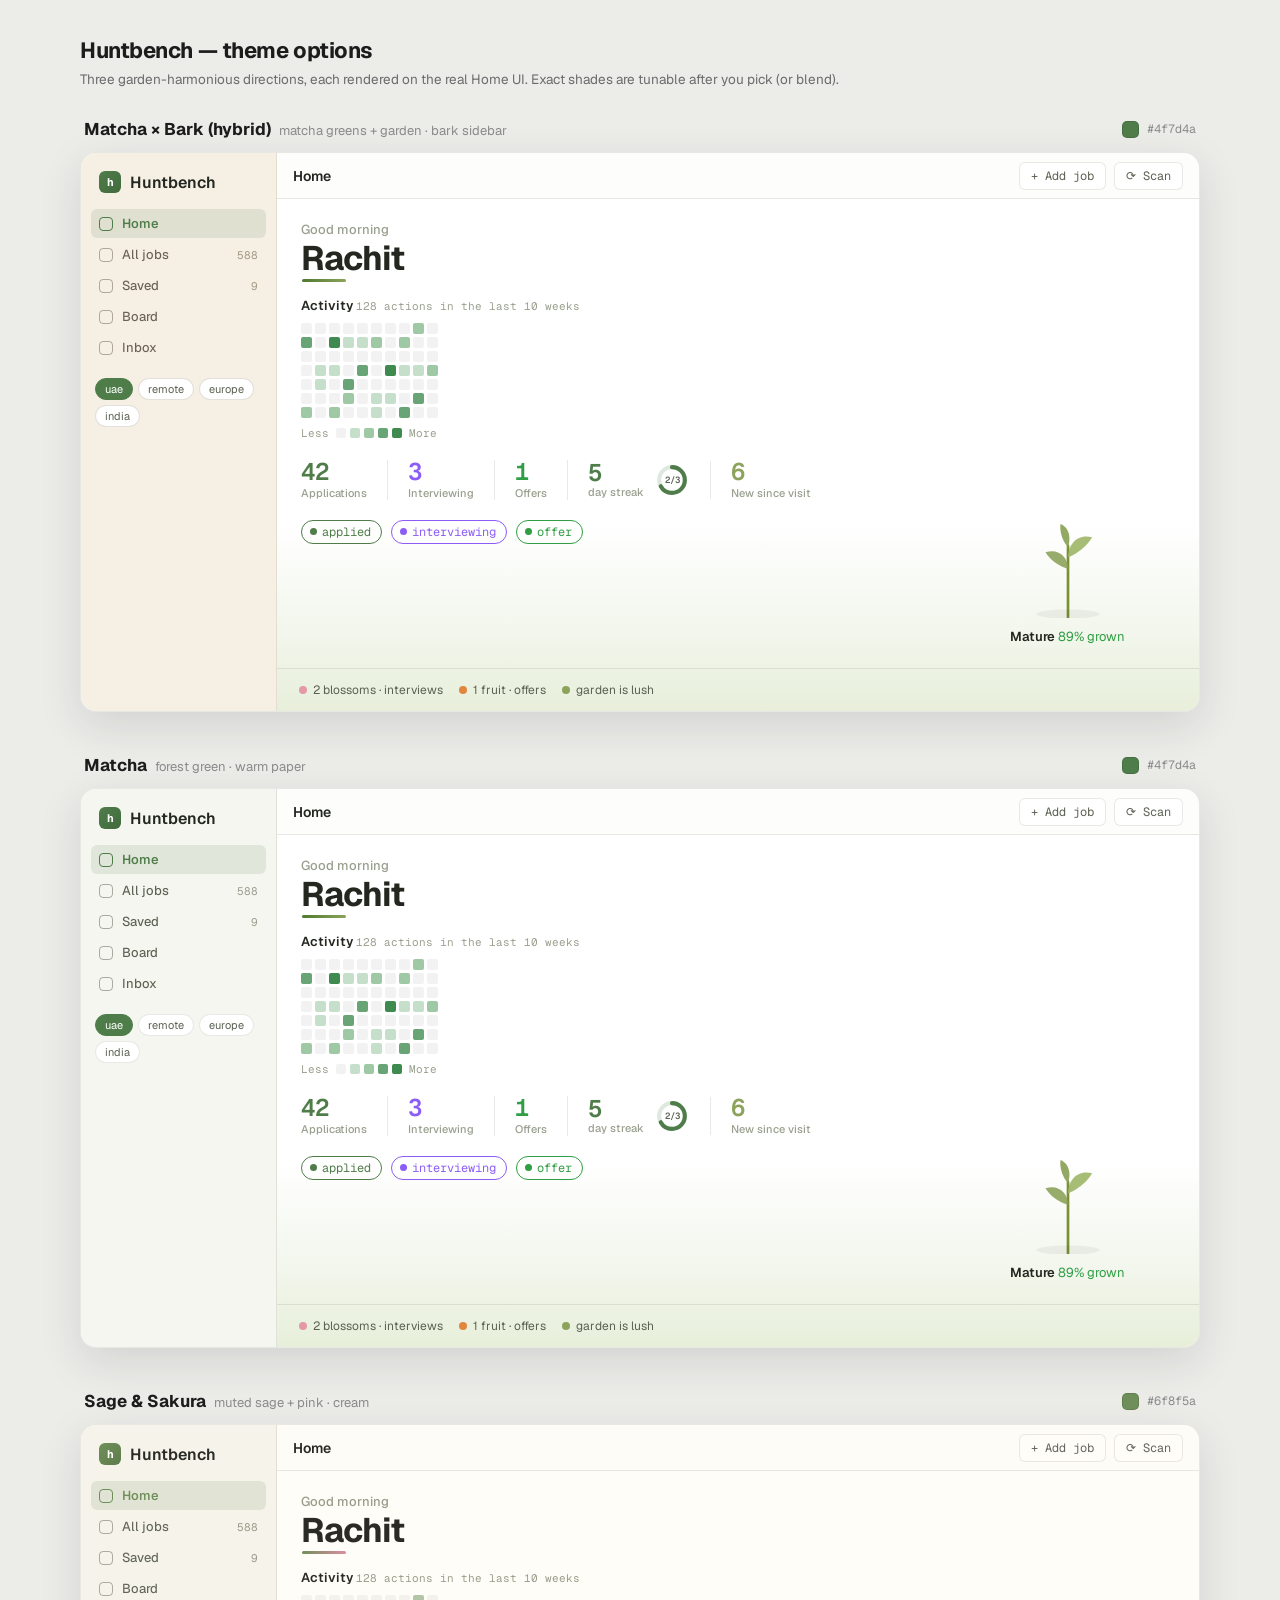
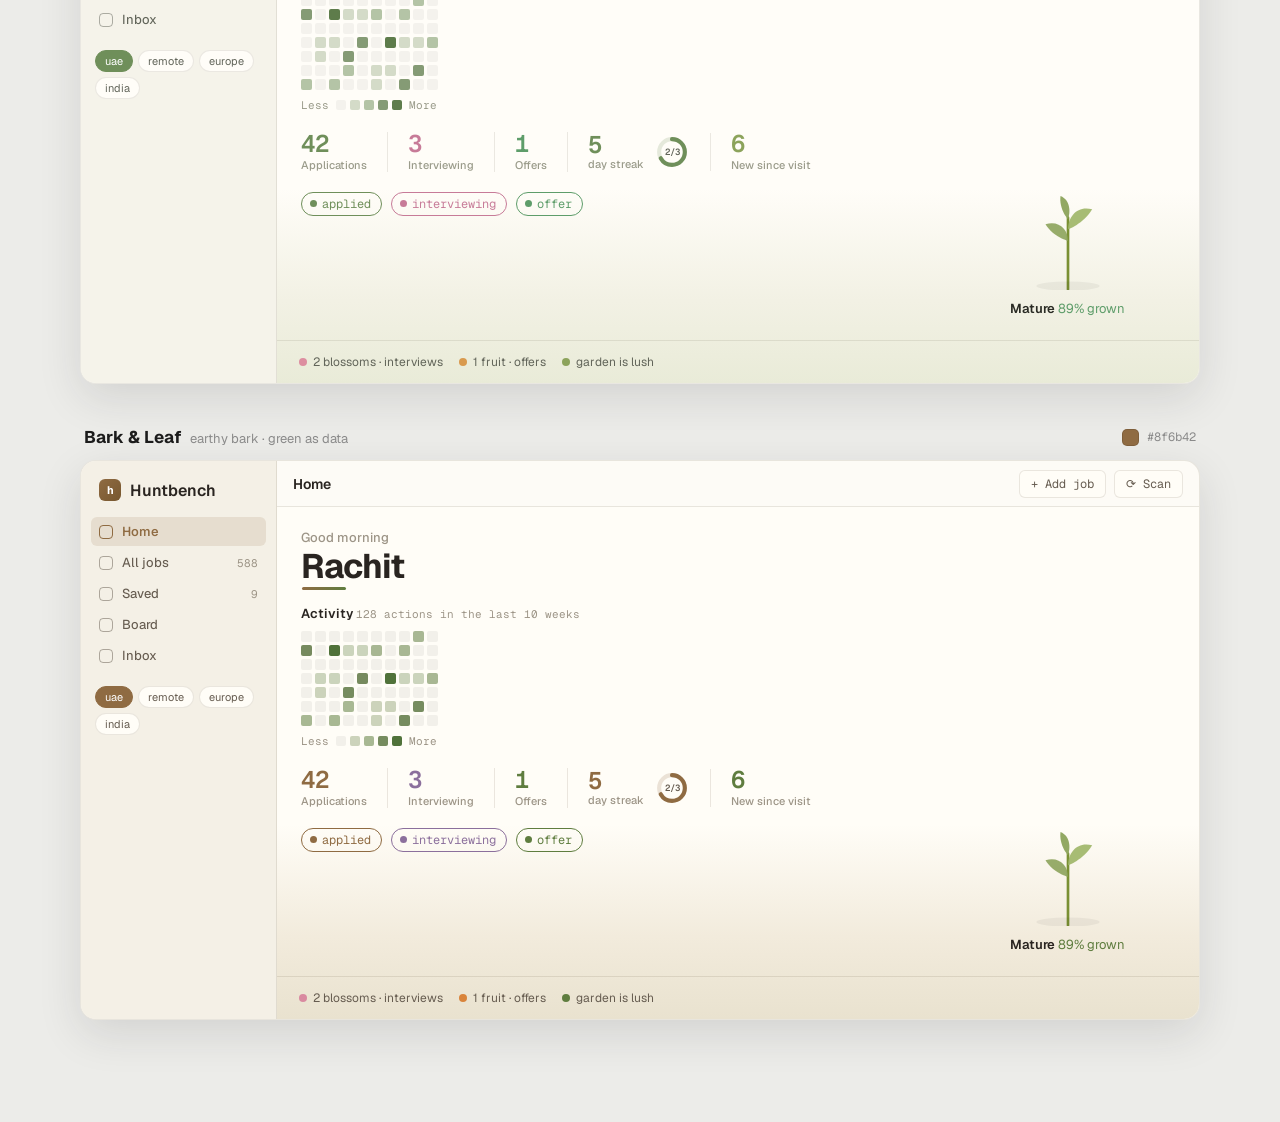
<file: static/lab/theme-preview.html>
<!doctype html>
<html lang="en">
<head>
<meta charset="utf-8">
<meta name="viewport" content="width=device-width, initial-scale=1">
<title>Huntbench — theme options</title>
<style>
  @font-face{font-family:'Geist';src:url('/static/fonts/Geist-Variable.woff2') format('woff2');font-weight:100 900;font-style:normal;font-display:swap}
  @font-face{font-family:'Geist Mono';src:url('/static/fonts/GeistMono-Variable.woff2') format('woff2');font-weight:100 900;font-style:normal;font-display:swap}
  :root{--font:'Geist',system-ui,-apple-system,sans-serif;--mono:'Geist Mono',ui-monospace,monospace}
  *{box-sizing:border-box}
  body{font-family:var(--font);background:#ecece9;color:#1c1c1c;margin:0;padding:36px 22px 60px;-webkit-font-smoothing:antialiased}
  .pg-title{max-width:1120px;margin:0 auto 6px;font-size:22px;font-weight:700;letter-spacing:-.02em}
  .pg-sub{max-width:1120px;margin:0 auto 30px;color:#6b6b6b;font-size:13.5px}

  /* ---- theme token sets (this is exactly how the real reskin cascades) ---- */
  .theme-matcha{
    --bg:#fdfdfb;--sidebar:#f6f6f0;--panel:#ffffff;
    --border:rgba(38,40,20,.10);--border-2:rgba(38,40,20,.16);
    --hover:rgba(50,70,35,.05);--active:rgba(79,125,74,.13);--sel:#eef4ec;--tint:#edf3e9;
    --text:#23271f;--text2:#5b6152;--text3:#9aa08f;
    --accent:#4f7d4a;--accent-h:#416a3d;
    --underline:linear-gradient(90deg,#4f7a2e,#8ca35b);
    --garden:linear-gradient(180deg,#fff 0%,#fff 64%,#f2f6ec 85%,#e7efda 100%);
    --blossom:#e39aa6;--fruit:#e0863f;--sage:#8ca35b;
    --applied:#4f7d4a;--interview:#8b5cf6;--offer:#2f9e44;
  }
  .theme-matcha .lvl0{background:rgba(0,0,0,.05)} .theme-matcha .lvl1{background:rgba(79,157,90,.32)}
  .theme-matcha .lvl2{background:rgba(79,157,90,.55)} .theme-matcha .lvl3{background:rgba(63,139,79,.78)}
  .theme-matcha .lvl4{background:#3f8b4f}

  .theme-sage{
    --bg:#fdfcf7;--sidebar:#f5f3ea;--panel:#fffdf8;
    --border:rgba(60,50,30,.10);--border-2:rgba(60,50,30,.16);
    --hover:rgba(70,80,50,.045);--active:rgba(111,143,90,.15);--sel:#f0efe4;--tint:#eef1e6;
    --text:#2a2b24;--text2:#62655a;--text3:#9b9c8b;
    --accent:#6f8f5a;--accent-h:#5e7c4b;
    --underline:linear-gradient(90deg,#6f8f5a,#dd8ea0);
    --garden:linear-gradient(180deg,#fffdf8 0%,#fffdf8 62%,#f2f1e4 84%,#e9ebd8 100%);
    --blossom:#dd8ea0;--fruit:#d99a4e;--sage:#8ca35b;
    --applied:#6f8f5a;--interview:#c77b98;--offer:#5e9d6a;
  }
  .theme-sage .lvl0{background:rgba(0,0,0,.045)} .theme-sage .lvl1{background:rgba(111,143,90,.30)}
  .theme-sage .lvl2{background:rgba(111,143,90,.52)} .theme-sage .lvl3{background:rgba(94,124,75,.76)}
  .theme-sage .lvl4{background:#5e7c4b}

  .theme-bark{
    --bg:#fdfbf6;--sidebar:#f4f0e6;--panel:#fffdf7;
    --border:rgba(70,50,25,.11);--border-2:rgba(70,50,25,.17);
    --hover:rgba(120,90,50,.05);--active:rgba(143,107,66,.14);--sel:#f3ece0;--tint:#f1e9db;
    --text:#292420;--text2:#665c50;--text3:#9d9587;
    --accent:#8f6b42;--accent-h:#77572f;
    --underline:linear-gradient(90deg,#8f6b42,#5f7d3f);
    --garden:linear-gradient(180deg,#fffdf7 0%,#fffdf7 62%,#f2ebdc 84%,#e9e2cf 100%);
    --blossom:#d98aa0;--fruit:#d9843b;--sage:#5f7d3f;
    --applied:#8f6b42;--interview:#8b6f9c;--offer:#5f7d3f;
  }
  .theme-bark .lvl0{background:rgba(0,0,0,.05)} .theme-bark .lvl1{background:rgba(95,125,63,.32)}
  .theme-bark .lvl2{background:rgba(95,125,63,.54)} .theme-bark .lvl3{background:rgba(80,107,52,.78)}
  .theme-bark .lvl4{background:#50723a}

  /* HYBRID — Matcha greens/content everywhere + a Bark sidebar (trunk + foliage) */
  .theme-hybrid{
    --bg:#fdfdfb;--panel:#ffffff;
    --border:rgba(38,40,20,.10);--border-2:rgba(38,40,20,.16);
    --hover:rgba(50,70,35,.05);--active:rgba(79,125,74,.13);--sel:#eef4ec;--tint:#edf3e9;
    --text:#23271f;--text2:#5b6152;--text3:#9aa08f;
    --accent:#4f7d4a;--accent-h:#416a3d;
    --underline:linear-gradient(90deg,#4f7a2e,#8ca35b);
    --garden:linear-gradient(180deg,#fff 0%,#fff 64%,#f2f6ec 85%,#e7efda 100%);
    --blossom:#e39aa6;--fruit:#e0863f;--sage:#8ca35b;
    --applied:#4f7d4a;--interview:#8b5cf6;--offer:#2f9e44;
    /* the one bark part: a soft, light bark sidebar (the trunk) */
    --sidebar:#f5efe4;--sb-border:rgba(90,65,35,.11);--sb-text2:#6a6152;--sb-text3:#a49a86;
  }
  .theme-hybrid .lvl0{background:rgba(0,0,0,.05)} .theme-hybrid .lvl1{background:rgba(79,157,90,.32)}
  .theme-hybrid .lvl2{background:rgba(79,157,90,.55)} .theme-hybrid .lvl3{background:rgba(63,139,79,.78)}
  .theme-hybrid .lvl4{background:#3f8b4f}
  /* on the bark sidebar, warm the nav text + chip borders so it reads as bark */
  .theme-hybrid .ni{color:var(--sb-text2)} .theme-hybrid .ni .ct{color:var(--sb-text3)}
  .theme-hybrid .chip{border-color:rgba(90,65,35,.16)}

  /* ---- shared component styles (reference the tokens above) ---- */
  .preview{max-width:1120px;margin:0 auto 42px}
  .phead{display:flex;align-items:center;justify-content:space-between;margin:0 4px 12px}
  .pname{font-weight:700;font-size:17px}
  .psub{color:#8a8a8a;font-size:13px;margin-left:8px}
  .pchips{display:flex;align-items:center;gap:8px}
  .sw{width:17px;height:17px;border-radius:5px;display:inline-block;border:1px solid rgba(0,0,0,.12)}
  .hex{color:#8a8a8a;font:12px var(--mono)}

  .app{display:flex;height:560px;border:1px solid var(--border);border-radius:16px;overflow:hidden;
    background:var(--bg);color:var(--text);box-shadow:0 14px 44px rgba(30,30,40,.12)}
  .sb{width:196px;flex:0 0 196px;background:var(--sidebar);border-right:1px solid var(--sb-border,var(--border));
    padding:12px 10px;display:flex;flex-direction:column;gap:2px}
  .brand{display:flex;align-items:center;gap:9px;padding:6px 8px;margin-bottom:8px}
  .lg{width:22px;height:22px;border-radius:6px;background:linear-gradient(135deg,var(--accent),var(--accent-h));
    color:#fff;font-weight:700;font-size:11px;display:flex;align-items:center;justify-content:center}
  .bn{font-weight:600}
  .ni{display:flex;align-items:center;gap:9px;padding:6px 8px;border-radius:6px;color:var(--text2);font-weight:450;font-size:13px}
  .ni .ct{margin-left:auto;font:11px var(--mono);color:var(--text3)}
  .ni .d{width:14px;height:14px;border-radius:4px;border:1.5px solid currentColor;opacity:.5}
  .ni.on{background:var(--active);color:var(--accent);font-weight:550}
  .ni.on .d{opacity:1;border-color:var(--accent)}
  .chiprow{display:flex;flex-wrap:wrap;gap:5px;margin-top:14px;padding:0 4px}
  .chip{font-size:11px;padding:3px 9px;border-radius:20px;border:1px solid var(--border);color:var(--text2);background:var(--panel)}
  .chip.on{background:var(--accent);border-color:var(--accent);color:#fff}

  .main{flex:1;display:flex;flex-direction:column;min-width:0}
  .top{height:46px;flex:0 0 46px;border-bottom:1px solid var(--border);display:flex;align-items:center;gap:8px;padding:0 16px;font-size:14px;font-weight:600}
  .top .sp{flex:1}
  .cta{height:28px;padding:0 11px;border:1px solid var(--border);background:var(--panel);border-radius:6px;color:var(--text2);font:12px var(--mono);cursor:pointer}
  .cta.primary{background:var(--accent);border-color:var(--accent);color:#fff}

  .body{position:relative;flex:1;overflow:hidden;background:var(--garden)}
  .ui{position:relative;z-index:1;padding:22px 24px;max-width:560px;display:flex;flex-direction:column;gap:20px}
  .hello{color:var(--text3);font-size:13px;font-weight:500;margin-bottom:3px}
  .name{position:relative;display:inline-block;font-size:34px;font-weight:700;letter-spacing:-.03em;line-height:1.05;color:var(--text)}
  .name::after{content:"";position:absolute;left:1px;bottom:-5px;width:44px;height:3px;border-radius:3px;background:var(--underline)}
  .hmh{font-size:13px;margin-bottom:9px} .hmh b{font-weight:600}
  .mut{color:var(--text3);font:11px var(--mono)}
  .heat{display:grid;grid-auto-flow:column;grid-template-rows:repeat(7,11px);grid-auto-columns:11px;gap:3px;width:max-content}
  .hc{width:11px;height:11px;border-radius:2px;display:block}
  .leg{display:flex;align-items:center;gap:4px;margin-top:8px}
  .leg .hc{width:10px;height:10px} .leg .mut:first-child{margin-right:3px} .leg .mut:last-child{margin-left:3px}
  .mets{display:flex;flex-wrap:wrap;align-items:center;row-gap:12px}
  .met{display:flex;flex-direction:column;gap:2px;padding-right:20px;margin-right:20px;border-right:1px solid var(--border)}
  .met:last-child{border-right:0;margin-right:0;padding-right:0}
  .mv{font:600 24px/1 var(--mono);letter-spacing:-.01em}
  .ml{color:var(--text3);font-size:11px;font-weight:500}
  .strk{flex-direction:row;align-items:center;gap:10px}
  .ring{position:relative;display:flex;align-items:center;justify-content:center}
  .rt{position:absolute;font:600 9px var(--mono);color:var(--text2)}
  .pills{display:flex;gap:9px;flex-wrap:wrap}
  .pill{font:12px var(--mono);display:inline-flex;align-items:center;gap:5px;padding:3px 10px 3px 8px;border:1px solid currentColor;border-radius:20px}
  .pill .pd{width:7px;height:7px;border-radius:50%;background:currentColor}

  .tree{position:absolute;right:8%;bottom:66px;display:flex;flex-direction:column;align-items:center;gap:10px;z-index:0}
  .tcap{font-size:13px} .tcap b{font-weight:600}
  .ground{position:absolute;left:0;right:0;bottom:0;display:flex;flex-wrap:wrap;gap:16px;padding:13px 22px;border-top:1px solid var(--border);z-index:0}
  .gc{display:inline-flex;align-items:center;gap:6px;font-size:12px;color:var(--text2)}
  .gd{width:8px;height:8px;border-radius:50%;flex:0 0 auto}
</style>
</head>
<body>
<div class="pg-title">Huntbench — theme options</div>
<div class="pg-sub">Three garden-harmonious directions, each rendered on the real Home UI. Exact shades are tunable after you pick (or blend).</div>

<!-- template rendered 3x by script, one per theme -->
<div id="root"></div>

<script>
  const RING = `<svg width="36" height="36" viewBox="0 0 14 14"><circle cx="7" cy="7" r="5" fill="none" stroke="var(--accent)" stroke-opacity=".18" stroke-width="1.6"/><circle cx="7" cy="7" r="5" fill="none" stroke="var(--accent)" stroke-width="1.6" stroke-linecap="round" stroke-dasharray="20.9 31.4" transform="rotate(-90 7 7)"/></svg><span class="rt">2/3</span>`;
  const SPROUT = `<svg width="110" height="138" viewBox="0 0 132 164" fill="none" aria-hidden="true"><path d="M66 164V78" stroke="#7a9033" stroke-width="3.2" stroke-linecap="round"/><path d="M66 106C66 106 48 101 39 86C55 81 66 92 66 106Z" fill="#8ca35b" fill-opacity=".9"/><path d="M66 92C66 92 84 86 95 68C78 63 66 76 66 92Z" fill="#9db566" fill-opacity=".9"/><path d="M66 80C66 80 55 68 57 52C69 57 69 71 66 80Z" fill="#8ca35b" fill-opacity=".95"/><ellipse cx="66" cy="160" rx="38" ry="5.5" fill="#000" fill-opacity=".05"/></svg>`;

  const THEMES = [
    {cls:"theme-hybrid", name:"Matcha × Bark (hybrid)", sub:"matcha greens + garden · bark sidebar", hex:"#4f7d4a"},
    {cls:"theme-matcha", name:"Matcha", sub:"forest green · warm paper", hex:"#4f7d4a"},
    {cls:"theme-sage",   name:"Sage & Sakura", sub:"muted sage + pink · cream", hex:"#6f8f5a"},
    {cls:"theme-bark",   name:"Bark & Leaf", sub:"earthy bark · green as data", hex:"#8f6b42"},
  ];

  const app = () => `
    <div class="app">
      <aside class="sb">
        <div class="brand"><span class="lg">h</span><span class="bn">Huntbench</span></div>
        <div class="ni on"><span class="d"></span>Home</div>
        <div class="ni"><span class="d"></span>All jobs<span class="ct">588</span></div>
        <div class="ni"><span class="d"></span>Saved<span class="ct">9</span></div>
        <div class="ni"><span class="d"></span>Board</div>
        <div class="ni"><span class="d"></span>Inbox</div>
        <div class="chiprow"><span class="chip on">uae</span><span class="chip">remote</span><span class="chip">europe</span><span class="chip">india</span></div>
      </aside>
      <div class="main">
        <div class="top">Home<span class="sp"></span><button class="cta">+ Add job</button><button class="cta">⟳ Scan</button></div>
        <div class="body">
          <div class="ui">
            <div class="greet"><div class="hello">Good morning</div><div class="name">Rachit</div></div>
            <div class="hm">
              <div class="hmh"><b>Activity</b> <span class="mut">128 actions in the last 10 weeks</span></div>
              <div class="heat"></div>
              <div class="leg"><span class="mut">Less</span><i class="hc lvl0"></i><i class="hc lvl1"></i><i class="hc lvl2"></i><i class="hc lvl3"></i><i class="hc lvl4"></i><span class="mut">More</span></div>
            </div>
            <div class="mets">
              <div class="met"><div class="mv" style="color:var(--accent)">42</div><div class="ml">Applications</div></div>
              <div class="met"><div class="mv" style="color:var(--interview)">3</div><div class="ml">Interviewing</div></div>
              <div class="met"><div class="mv" style="color:var(--offer)">1</div><div class="ml">Offers</div></div>
              <div class="met strk"><div><div class="mv" style="color:var(--accent)">5</div><div class="ml">day streak</div></div><div class="ring">${RING}</div></div>
              <div class="met"><div class="mv" style="color:var(--sage)">6</div><div class="ml">New since visit</div></div>
            </div>
            <div class="pills"><span class="pill" style="color:var(--applied)"><i class="pd"></i>applied</span><span class="pill" style="color:var(--interview)"><i class="pd"></i>interviewing</span><span class="pill" style="color:var(--offer)"><i class="pd"></i>offer</span></div>
          </div>
          <div class="tree">${SPROUT}<div class="tcap"><b>Mature</b> <span style="color:var(--offer)">89% grown</span></div></div>
          <div class="ground"><span class="gc"><i class="gd" style="background:var(--blossom)"></i>2 blossoms · interviews</span><span class="gc"><i class="gd" style="background:var(--fruit)"></i>1 fruit · offers</span><span class="gc"><i class="gd" style="background:var(--sage)"></i>garden is lush</span></div>
        </div>
      </div>
    </div>`;

  document.getElementById("root").innerHTML = THEMES.map(t => `
    <section class="preview ${t.cls}">
      <div class="phead">
        <div><span class="pname">${t.name}</span><span class="psub">${t.sub}</span></div>
        <div class="pchips"><span class="sw" style="background:${t.hex}"></span><span class="hex">${t.hex}</span></div>
      </div>
      ${app()}
    </section>`).join("");

  // populate every heatmap with the same activity shape (only the colour ramp differs per theme)
  const patt = i => [0,0,1,0,0,2,0,1,0,0,3,0,0,1,0,2,0,0,4,0,1,0,0,2,0,0,1,0,3,0][(i*7+3)%30];
  document.querySelectorAll(".heat").forEach(h => {
    for(let i=0;i<70;i++){ const c=document.createElement("i"); c.className="hc lvl"+patt(i); h.appendChild(c); }
  });
</script>
</body>
</html>
</file>
